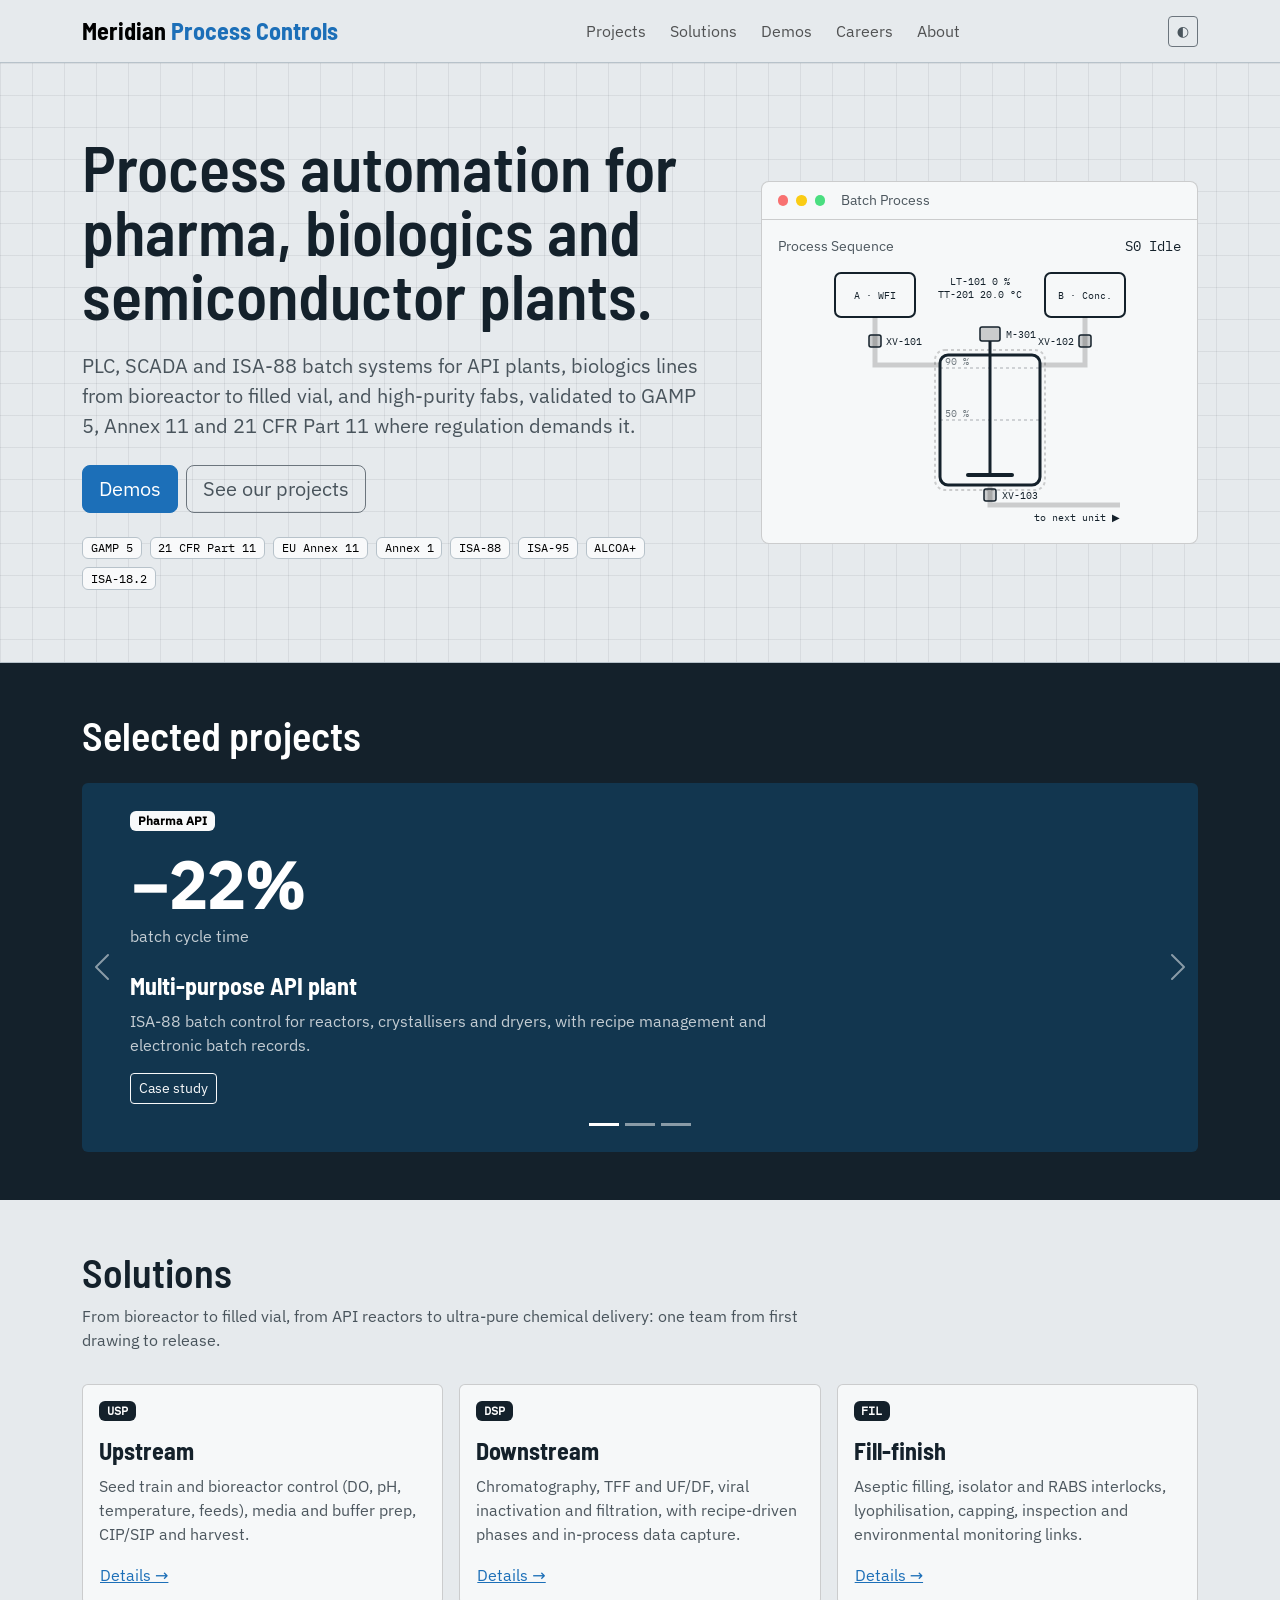
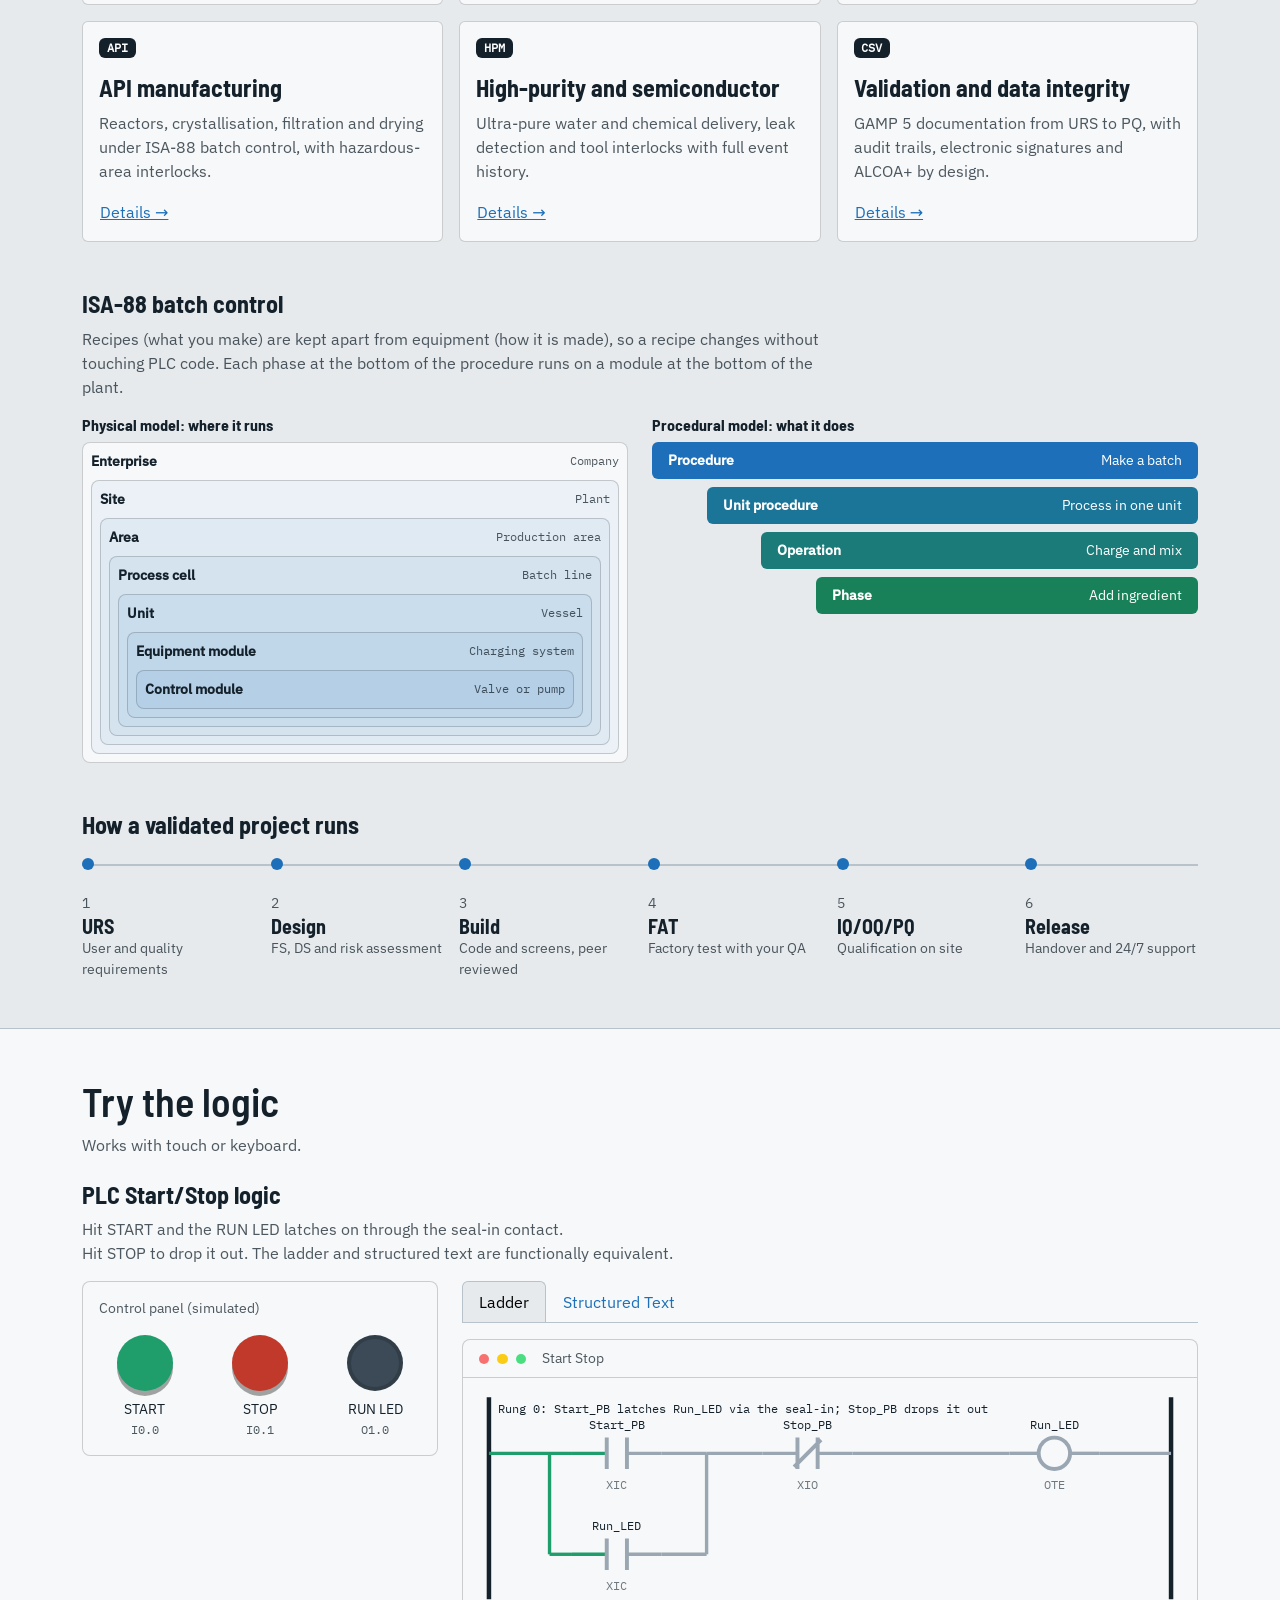
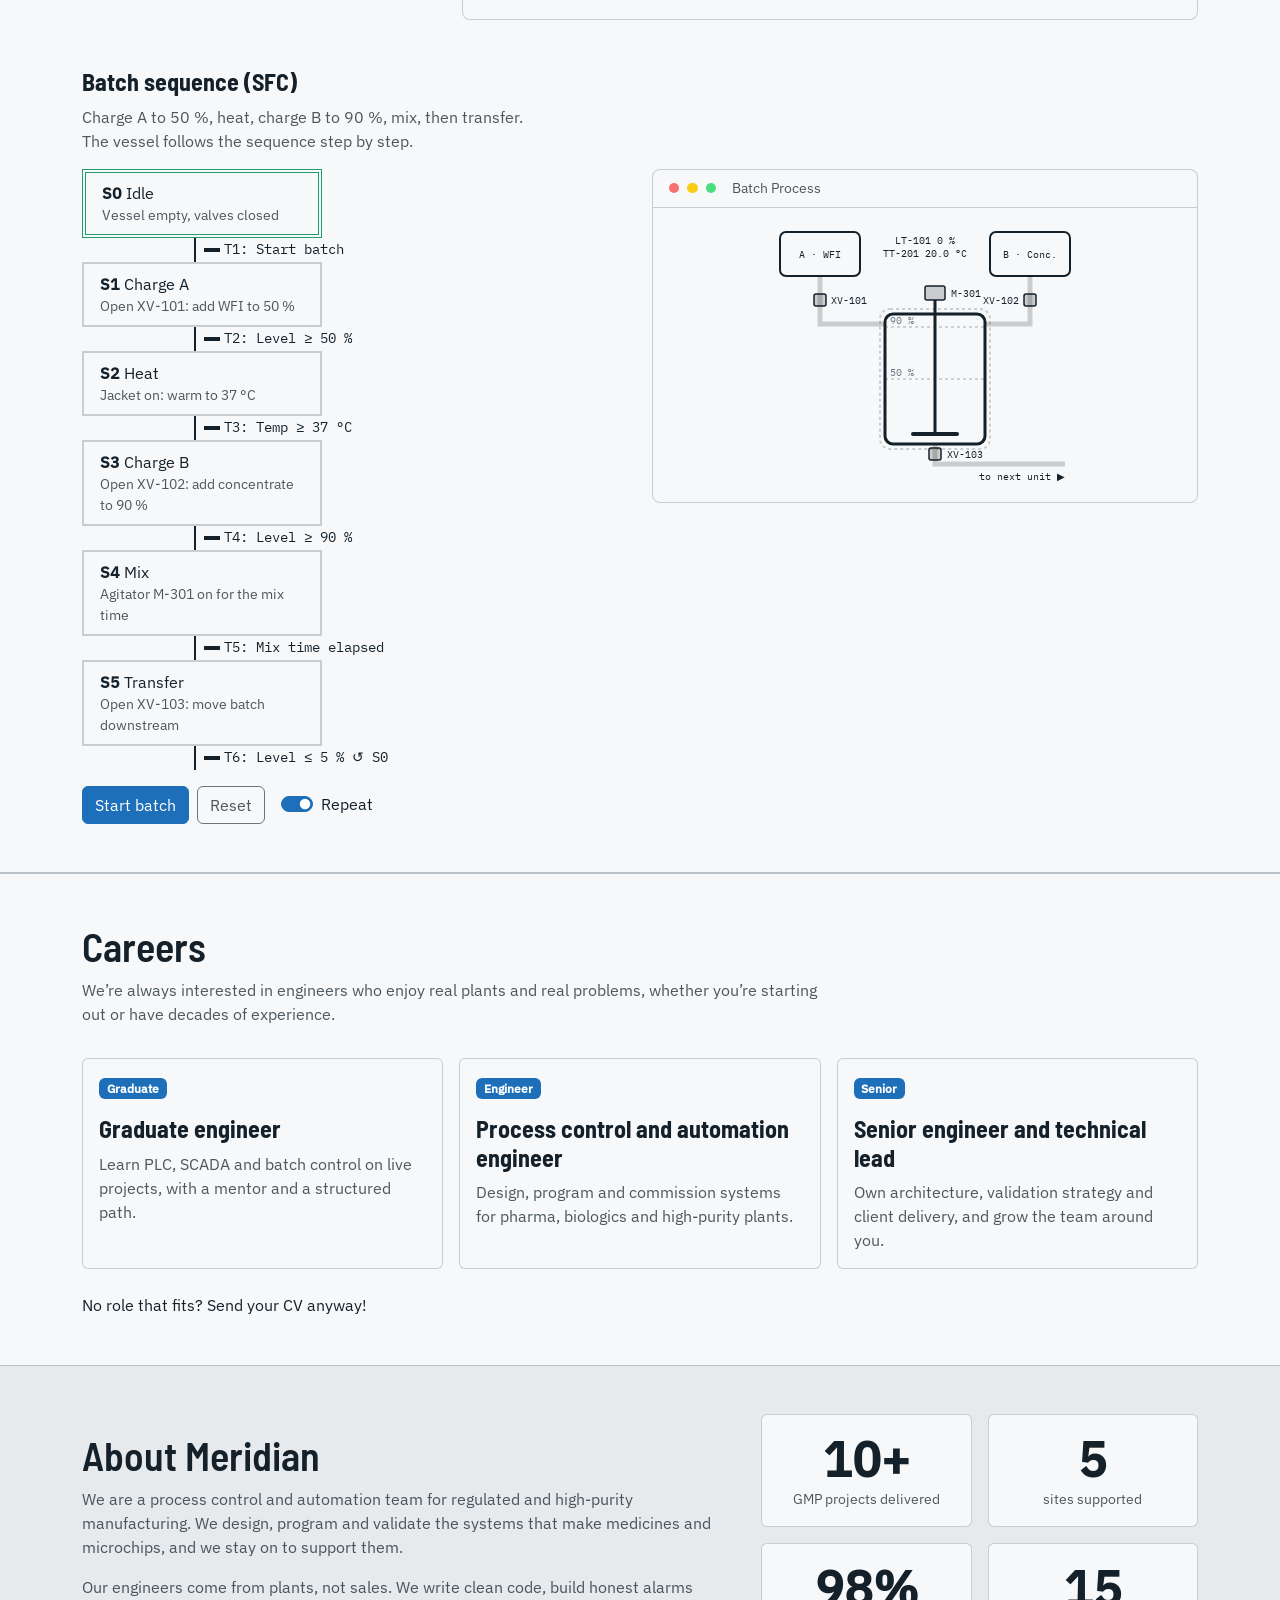
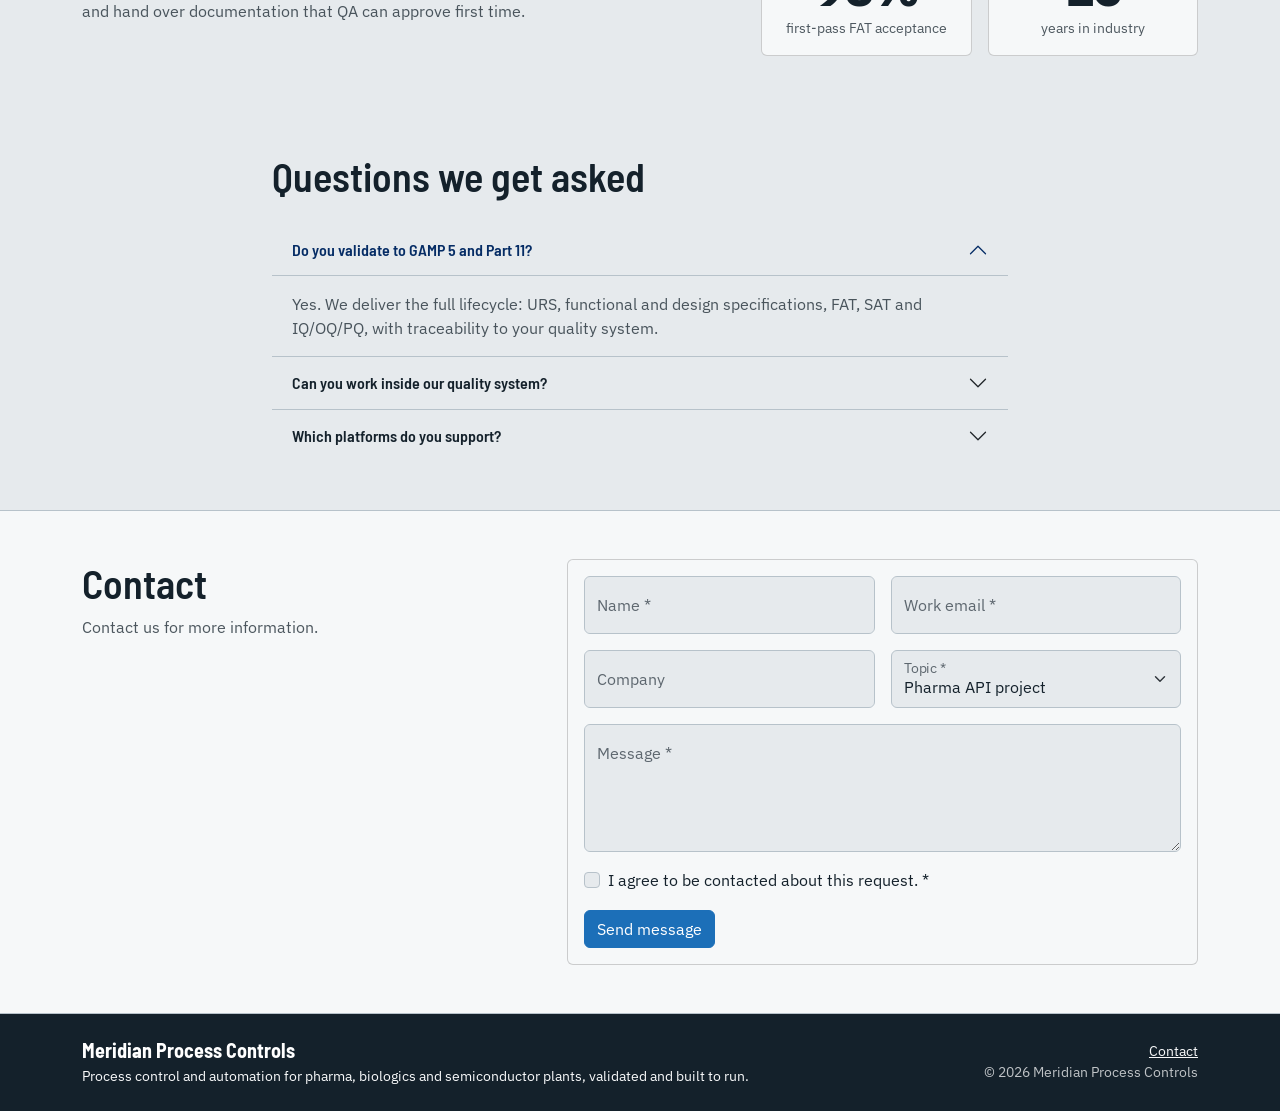
<file: index.html>
<!doctype html>
<html lang="en" data-bs-theme="light">
  <head>
    <meta charset="utf-8" />
    <meta
      http-equiv="Content-Security-Policy"
      content="default-src 'self'; script-src 'self'; style-src 'self' 'unsafe-inline'; img-src 'self' data:; font-src 'self'; connect-src 'self' https://formspree.io; form-action 'self' https://formspree.io; base-uri 'self'; object-src 'none'"
    />
    <meta name="referrer" content="strict-origin-when-cross-origin" />
    <meta name="viewport" content="width=device-width,initial-scale=1" />
    <script src="js/theme-init.js"></script>
    <title>Meridian Process Controls: Automation for Pharma, Biologics and Semiconductor</title>
    <meta
      name="description"
      content="Process control and automation for pharma, biologics and semiconductor plants, validated and built to run."
    />
    <link rel="canonical" href="https://www.example.com/" />
    <link rel="icon" href="favicon.ico" sizes="32x32" />
    <link rel="icon" type="image/svg+xml" href="favicon.svg" />
    <link rel="apple-touch-icon" href="apple-touch-icon.png" />
    <link rel="manifest" href="site.webmanifest" />
    <meta name="theme-color" content="#14212b" />
    <meta property="og:type" content="website" />
    <meta property="og:site_name" content="Meridian Process Controls" />
    <meta
      property="og:title"
      content="Meridian Process Controls: Automation for Pharma, Biologics and Semiconductor"
    />
    <meta
      property="og:description"
      content="Process control and automation for pharma, biologics and semiconductor plants, validated and built to run."
    />
    <meta property="og:url" content="https://www.example.com/" />
    <meta property="og:image" content="https://www.example.com/og.png" />
    <meta property="og:image:width" content="1200" />
    <meta property="og:image:height" content="630" />
    <meta
      property="og:image:alt"
      content="Meridian Process Controls: process automation for pharma, biologics and semiconductor plants"
    />
    <meta name="twitter:card" content="summary_large_image" />
    <script type="application/ld+json">
      {
        "@context": "https://schema.org",
        "@type": "Organization",
        "name": "Meridian Process Controls",
        "url": "https://www.example.com/",
        "email": "hello@meridian.example",
        "telephone": "+353 21 000 0000",
        "description": "Process control and automation for pharma, biologics and semiconductor plants, validated and built to run."
      }
    </script>
    <link rel="stylesheet" href="vendor/bootstrap-5.3.8/bootstrap.min.css" />
    <link rel="stylesheet" href="css/style.css" />
    <link
      rel="preload"
      href="fonts/ibm-plex-sans-latin-400-normal.woff2"
      as="font"
      type="font/woff2"
      crossorigin=""
    />
    <link
      rel="preload"
      href="fonts/barlow-semi-condensed-latin-700-normal.woff2"
      as="font"
      type="font/woff2"
      crossorigin=""
    />
    <!-- Analytics (cookie-free): paste your GoatCounter or Cloudflare snippet here. See README. -->
  </head>
  <body data-bs-spy="scroll" data-bs-target="#main-navigation" data-bs-root-margin="0px 0px -60%">
    <a class="visually-hidden-focusable position-absolute m-2 p-2 bg-body" href="#main-content"
      >Skip to content</a
    >
    <nav
      id="main-navigation"
      aria-label="Main"
      class="navbar navbar-expand-md sticky-top border-bottom bg-body"
    >
      <div class="container">
        <a class="navbar-brand fs-4" href="#"
          >Meridian <span class="text-primary">Process Controls</span></a
        >
        <div class="d-flex align-items-center gap-2 order-md-last">
          <button
            type="button"
            class="btn btn-outline-secondary btn-sm"
            data-theme-toggle=""
            aria-label="Toggle dark mode"
          >
            ◐
          </button>
          <button
            class="navbar-toggler"
            type="button"
            data-bs-toggle="offcanvas"
            data-bs-target="#mobile-menu"
            aria-controls="mobile-menu"
            aria-label="Open menu"
          >
            <span class="navbar-toggler-icon"></span>
          </button>
        </div>
        <div
          class="offcanvas-md offcanvas-end"
          tabindex="-1"
          id="mobile-menu"
          aria-labelledby="mobile-menu-title"
        >
          <div class="offcanvas-header">
            <h5 class="offcanvas-title" id="mobile-menu-title">Menu</h5>
            <button
              type="button"
              class="btn-close"
              data-bs-dismiss="offcanvas"
              data-bs-target="#mobile-menu"
              aria-label="Close"
            ></button>
          </div>
          <div class="offcanvas-body">
            <ul class="navbar-nav ms-md-4 gap-md-2">
              <li class="nav-item"><a class="nav-link" href="#projects">Projects</a></li>
              <li class="nav-item"><a class="nav-link" href="#solutions">Solutions</a></li>
              <li class="nav-item"><a class="nav-link" href="#demos">Demos</a></li>
              <li class="nav-item"><a class="nav-link" href="#careers">Careers</a></li>
              <li class="nav-item"><a class="nav-link" href="#about">About</a></li>
            </ul>
          </div>
        </div>
      </div>
    </nav>
    <main id="main-content">
      <!-- ===== HERO ===== -->
      <header id="hero" class="bg-grid border-bottom py-5">
        <div class="container py-md-4">
          <div class="row align-items-center g-5">
            <div class="col-md-7">
              <h1 class="display-3 lh-1">
                Process automation for pharma, biologics and semiconductor plants.
              </h1>
              <p class="lead mt-4 text-body-secondary">
                PLC, SCADA and ISA-88 batch systems for API plants, biologics lines from bioreactor
                to filled vial, and high-purity fabs, validated to GAMP 5, Annex 11 and 21 CFR Part
                11 where regulation demands it.
              </p>
              <div class="d-flex flex-wrap gap-2 mt-4">
                <a href="#demos" class="btn btn-primary btn-lg">Demos</a>
                <a href="#projects" class="btn btn-outline-secondary btn-lg">See our projects</a>
              </div>
              <div class="d-flex flex-wrap gap-2 mt-4">
                <span
                  class="badge text-bg-light border fw-normal font-monospace cursor-help"
                  tabindex="0"
                  data-bs-toggle="tooltip"
                  title="Risk-based validation of computerised systems"
                  >GAMP 5</span
                >
                <span
                  class="badge text-bg-light border fw-normal font-monospace cursor-help"
                  tabindex="0"
                  data-bs-toggle="tooltip"
                  title="Electronic records and signatures"
                  >21 CFR Part 11</span
                >
                <span
                  class="badge text-bg-light border fw-normal font-monospace cursor-help"
                  tabindex="0"
                  data-bs-toggle="tooltip"
                  title="Computerised systems in GMP"
                  >EU Annex 11</span
                >
                <span
                  class="badge text-bg-light border fw-normal font-monospace cursor-help"
                  tabindex="0"
                  data-bs-toggle="tooltip"
                  title="Sterile manufacturing and contamination control"
                  >Annex 1</span
                >
                <span
                  class="badge text-bg-light border fw-normal font-monospace cursor-help"
                  tabindex="0"
                  data-bs-toggle="tooltip"
                  title="Batch control models and recipes"
                  >ISA-88</span
                >
                <span
                  class="badge text-bg-light border fw-normal font-monospace cursor-help"
                  tabindex="0"
                  data-bs-toggle="tooltip"
                  title="Link to MES and ERP"
                  >ISA-95</span
                >
                <span
                  class="badge text-bg-light border fw-normal font-monospace cursor-help"
                  tabindex="0"
                  data-bs-toggle="tooltip"
                  title="Data integrity principles"
                  >ALCOA+</span
                >
                <span
                  class="badge text-bg-light border fw-normal font-monospace cursor-help"
                  tabindex="0"
                  data-bs-toggle="tooltip"
                  title="Alarm management lifecycle"
                  >ISA-18.2</span
                >
              </div>
            </div>
            <div class="col-md-5">
              <div class="card bg-body-tertiary rounded-3 overflow-hidden">
                <div class="card-header d-flex align-items-center gap-2 bg-transparent">
                  <span class="browser-dot browser-dot--close rounded-circle"></span>
                  <span class="browser-dot browser-dot--minimise rounded-circle"></span>
                  <span class="browser-dot browser-dot--expand rounded-circle"></span>
                  <span class="small text-body-secondary text-truncate ms-2">Batch Process</span>
                </div>
                <div class="card-body">
                  <p class="d-flex justify-content-between small text-body-secondary mb-2">
                    <span>Process Sequence</span>
                    <span class="font-monospace text-body" data-batch-status=""></span>
                  </p>
                  <div data-batch-vessel="">
                    <div class="placeholder-glow" aria-hidden="true">
                      <span class="placeholder col-12 rounded" style="height: 13rem"></span>
                    </div>
                  </div>
                </div>
              </div>
            </div>
          </div>
        </div>
      </header>
      <!-- ===== PROJECTS (carousel) ===== -->
      <section id="projects" class="bg-dark text-white py-5">
        <div class="container">
          <h2 class="display-6 mb-4">Selected projects</h2>
          <div
            id="projects-carousel"
            role="region"
            class="carousel slide carousel-fade rounded overflow-hidden"
            data-bs-ride="carousel"
            aria-label="Selected projects"
          >
            <div class="carousel-indicators">
              <button
                type="button"
                data-bs-target="#projects-carousel"
                data-bs-slide-to="0"
                class="active"
                aria-current="true"
                aria-label="Multi-purpose API plant"
              ></button>
              <button
                type="button"
                data-bs-target="#projects-carousel"
                data-bs-slide-to="1"
                aria-label="Bioreactor and purification suite"
              ></button>
              <button
                type="button"
                data-bs-target="#projects-carousel"
                data-bs-slide-to="2"
                aria-label="Ultra-pure chemical delivery"
              ></button>
            </div>
            <div class="carousel-inner">
              <div class="carousel-item active">
                <div class="project-slide text-white pt-4 pb-5 px-5" style="background: #12364f">
                  <span class="badge text-bg-light mb-3">Pharma API</span>
                  <p class="display-3 fw-bold mb-0">−22%</p>
                  <p class="text-white opacity-75">batch cycle time</p>
                  <h3 class="h4 mt-4">Multi-purpose API plant</h3>
                  <p class="text-white opacity-75 col-md-8">
                    ISA-88 batch control for reactors, crystallisers and dryers, with recipe
                    management and electronic batch records.
                  </p>
                  <button
                    type="button"
                    class="btn btn-outline-light btn-sm"
                    data-bs-toggle="modal"
                    data-bs-target="#detail-modal"
                    data-detail-body="Eight reactors and two dryers share one recipe library. Hazardous-area interlocks, solvent charging and crystallisation profiles run as reusable phases, qualified under GAMP 5 and Part 11."
                  >
                    Case study
                  </button>
                </div>
              </div>
              <div class="carousel-item">
                <div class="project-slide text-white pt-4 pb-5 px-5" style="background: #1b3a34">
                  <span class="badge text-bg-light mb-3">Biologics</span>
                  <p class="display-3 fw-bold mb-0">4 × 2000 L</p>
                  <p class="text-white opacity-75">one control strategy</p>
                  <h3 class="h4 mt-4">Bioreactor and purification suite</h3>
                  <p class="text-white opacity-75 col-md-8">
                    Single-use bioreactors, chromatography and UF/DF on one recipe-driven control
                    system.
                  </p>
                  <button
                    type="button"
                    class="btn btn-outline-light btn-sm"
                    data-bs-toggle="modal"
                    data-bs-target="#detail-modal"
                    data-detail-body="DO, pH and temperature loops, feed recipes, buffer preparation and in-process data capture, with review-by-exception batch records under Part 11."
                  >
                    Case study
                  </button>
                </div>
              </div>
              <div class="carousel-item">
                <div class="project-slide text-white pt-4 pb-5 px-5" style="background: #4a2f1a">
                  <span class="badge text-bg-light mb-3">Semiconductor</span>
                  <p class="display-3 fw-bold mb-0">99.99%</p>
                  <p class="text-white opacity-75">delivery uptime</p>
                  <h3 class="h4 mt-4">Ultra-pure chemical delivery</h3>
                  <p class="text-white opacity-75 col-md-8">
                    Chemical distribution and ultra-pure water control for a wafer fab, with leak
                    detection and tool interlocks.
                  </p>
                  <button
                    type="button"
                    class="btn btn-outline-light btn-sm"
                    data-bs-toggle="modal"
                    data-bs-target="#detail-modal"
                    data-detail-body="Redundant controllers supply process chemicals to tools on demand. Safety interlocks, leak detection and a full event history are built in, with recipe-based purity and flow limits."
                  >
                    Case study
                  </button>
                </div>
              </div>
            </div>
            <button
              class="carousel-control-prev"
              type="button"
              data-bs-target="#projects-carousel"
              data-bs-slide="prev"
            >
              <span class="carousel-control-prev-icon" aria-hidden="true"></span>
              <span class="visually-hidden">Previous</span>
            </button>
            <button
              class="carousel-control-next"
              type="button"
              data-bs-target="#projects-carousel"
              data-bs-slide="next"
            >
              <span class="carousel-control-next-icon" aria-hidden="true"></span>
              <span class="visually-hidden">Next</span>
            </button>
          </div>
        </div>
      </section>
      <!-- ===== SOLUTIONS ===== -->
      <section id="solutions" class="container py-5">
        <h2 class="display-6">Solutions</h2>
        <p class="text-body-secondary col-md-8">
          From bioreactor to filled vial, from API reactors to ultra-pure chemical delivery: one
          team from first drawing to release.
        </p>
        <div class="row row-cols-1 row-cols-md-2 row-cols-lg-3 g-3 mt-1">
          <div class="col">
            <article class="card h-100 bg-body-tertiary">
              <div class="card-body d-flex flex-column">
                <span class="badge text-bg-dark font-monospace align-self-start">USP</span>
                <h3 class="card-title h4 mt-3">Upstream</h3>
                <p class="card-text text-body-secondary">
                  Seed train and bioreactor control (DO, pH, temperature, feeds), media and buffer
                  prep, CIP/SIP and harvest.
                </p>
                <button
                  type="button"
                  class="btn btn-link p-0 mt-auto align-self-start"
                  data-bs-toggle="modal"
                  data-bs-target="#detail-modal"
                >
                  Details →
                </button>
              </div>
            </article>
          </div>
          <div class="col">
            <article class="card h-100 bg-body-tertiary">
              <div class="card-body d-flex flex-column">
                <span class="badge text-bg-dark font-monospace align-self-start">DSP</span>
                <h3 class="card-title h4 mt-3">Downstream</h3>
                <p class="card-text text-body-secondary">
                  Chromatography, TFF and UF/DF, viral inactivation and filtration, with
                  recipe-driven phases and in-process data capture.
                </p>
                <button
                  type="button"
                  class="btn btn-link p-0 mt-auto align-self-start"
                  data-bs-toggle="modal"
                  data-bs-target="#detail-modal"
                >
                  Details →
                </button>
              </div>
            </article>
          </div>
          <div class="col">
            <article class="card h-100 bg-body-tertiary">
              <div class="card-body d-flex flex-column">
                <span class="badge text-bg-dark font-monospace align-self-start">FIL</span>
                <h3 class="card-title h4 mt-3">Fill-finish</h3>
                <p class="card-text text-body-secondary">
                  Aseptic filling, isolator and RABS interlocks, lyophilisation, capping, inspection
                  and environmental monitoring links.
                </p>
                <button
                  type="button"
                  class="btn btn-link p-0 mt-auto align-self-start"
                  data-bs-toggle="modal"
                  data-bs-target="#detail-modal"
                >
                  Details →
                </button>
              </div>
            </article>
          </div>
          <div class="col">
            <article class="card h-100 bg-body-tertiary">
              <div class="card-body d-flex flex-column">
                <span class="badge text-bg-dark font-monospace align-self-start">API</span>
                <h3 class="card-title h4 mt-3">API manufacturing</h3>
                <p class="card-text text-body-secondary">
                  Reactors, crystallisation, filtration and drying under ISA-88 batch control, with
                  hazardous-area interlocks.
                </p>
                <button
                  type="button"
                  class="btn btn-link p-0 mt-auto align-self-start"
                  data-bs-toggle="modal"
                  data-bs-target="#detail-modal"
                >
                  Details →
                </button>
              </div>
            </article>
          </div>
          <div class="col">
            <article class="card h-100 bg-body-tertiary">
              <div class="card-body d-flex flex-column">
                <span class="badge text-bg-dark font-monospace align-self-start">HPM</span>
                <h3 class="card-title h4 mt-3">High-purity and semiconductor</h3>
                <p class="card-text text-body-secondary">
                  Ultra-pure water and chemical delivery, leak detection and tool interlocks with
                  full event history.
                </p>
                <button
                  type="button"
                  class="btn btn-link p-0 mt-auto align-self-start"
                  data-bs-toggle="modal"
                  data-bs-target="#detail-modal"
                >
                  Details →
                </button>
              </div>
            </article>
          </div>
          <div class="col">
            <article class="card h-100 bg-body-tertiary">
              <div class="card-body d-flex flex-column">
                <span class="badge text-bg-dark font-monospace align-self-start">CSV</span>
                <h3 class="card-title h4 mt-3">Validation and data integrity</h3>
                <p class="card-text text-body-secondary">
                  GAMP 5 documentation from URS to PQ, with audit trails, electronic signatures and
                  ALCOA+ by design.
                </p>
                <button
                  type="button"
                  class="btn btn-link p-0 mt-auto align-self-start"
                  data-bs-toggle="modal"
                  data-bs-target="#detail-modal"
                >
                  Details →
                </button>
              </div>
            </article>
          </div>
        </div>
        <div class="mt-5">
          <h3 class="h4">ISA-88 batch control</h3>
          <p class="text-body-secondary col-md-8">
            Recipes (what you make) are kept apart from equipment (how it is made), so a recipe
            changes without touching PLC code. Each phase at the bottom of the procedure runs on a
            module at the bottom of the plant.
          </p>
          <div class="row g-4">
            <div class="col-lg-6">
              <h4 class="h6">Physical model: where it runs</h4>
              <div class="card isa88-box p-2" style="--depth: 0">
                <div class="d-flex flex-wrap justify-content-between gap-2 mb-2 small">
                  <b>Enterprise</b>
                  <span class="small font-monospace text-body-secondary">Company</span>
                </div>
                <div class="card isa88-box p-2" style="--depth: 1">
                  <div class="d-flex flex-wrap justify-content-between gap-2 mb-2 small">
                    <b>Site</b>
                    <span class="small font-monospace text-body-secondary">Plant</span>
                  </div>
                  <div class="card isa88-box p-2" style="--depth: 2">
                    <div class="d-flex flex-wrap justify-content-between gap-2 mb-2 small">
                      <b>Area</b>
                      <span class="small font-monospace text-body-secondary">Production area</span>
                    </div>
                    <div class="card isa88-box p-2" style="--depth: 3">
                      <div class="d-flex flex-wrap justify-content-between gap-2 mb-2 small">
                        <b>Process cell</b>
                        <span class="small font-monospace text-body-secondary">Batch line</span>
                      </div>
                      <div class="card isa88-box p-2" style="--depth: 4">
                        <div class="d-flex flex-wrap justify-content-between gap-2 mb-2 small">
                          <b>Unit</b>
                          <span class="small font-monospace text-body-secondary">Vessel</span>
                        </div>
                        <div class="card isa88-box p-2" style="--depth: 5">
                          <div class="d-flex flex-wrap justify-content-between gap-2 mb-2 small">
                            <b>Equipment module</b>
                            <span class="small font-monospace text-body-secondary"
                              >Charging system</span
                            >
                          </div>
                          <div class="card isa88-box p-2" style="--depth: 6">
                            <div class="d-flex flex-wrap justify-content-between gap-2 small">
                              <b>Control module</b>
                              <span class="small font-monospace text-body-secondary"
                                >Valve or pump</span
                              >
                            </div>
                          </div>
                        </div>
                      </div>
                    </div>
                  </div>
                </div>
              </div>
            </div>
            <div class="col-lg-6">
              <h4 class="h6">Procedural model: what it does</h4>
              <div
                class="isa88-cascade-bar d-flex flex-wrap justify-content-between gap-2 mb-2 px-3 py-2 rounded text-white small"
                style="--depth: 0"
              >
                <b>Procedure</b>
                <span>Make a batch</span>
              </div>
              <div
                class="isa88-cascade-bar d-flex flex-wrap justify-content-between gap-2 mb-2 px-3 py-2 rounded text-white small"
                style="--depth: 1"
              >
                <b>Unit procedure</b>
                <span>Process in one unit</span>
              </div>
              <div
                class="isa88-cascade-bar d-flex flex-wrap justify-content-between gap-2 mb-2 px-3 py-2 rounded text-white small"
                style="--depth: 2"
              >
                <b>Operation</b>
                <span>Charge and mix</span>
              </div>
              <div
                class="isa88-cascade-bar d-flex flex-wrap justify-content-between gap-2 mb-2 px-3 py-2 rounded text-white small"
                style="--depth: 3"
              >
                <b>Phase</b>
                <span>Add ingredient</span>
              </div>
            </div>
          </div>
        </div>
        <div class="mt-5">
          <h3 class="h4">How a validated project runs</h3>
          <ol
            class="project-timeline list-unstyled d-grid gap-4 gap-md-3 ps-4 ps-md-0 pt-md-4 mt-4 mb-0"
          >
            <li class="position-relative">
              <span class="font-monospace small text-body-secondary">1</span>
              <h4 class="h5 mb-0">URS</h4>
              <p class="small text-body-secondary mb-0">User and quality requirements</p>
            </li>
            <li class="position-relative">
              <span class="font-monospace small text-body-secondary">2</span>
              <h4 class="h5 mb-0">Design</h4>
              <p class="small text-body-secondary mb-0">FS, DS and risk assessment</p>
            </li>
            <li class="position-relative">
              <span class="font-monospace small text-body-secondary">3</span>
              <h4 class="h5 mb-0">Build</h4>
              <p class="small text-body-secondary mb-0">Code and screens, peer reviewed</p>
            </li>
            <li class="position-relative">
              <span class="font-monospace small text-body-secondary">4</span>
              <h4 class="h5 mb-0">FAT</h4>
              <p class="small text-body-secondary mb-0">Factory test with your QA</p>
            </li>
            <li class="position-relative">
              <span class="font-monospace small text-body-secondary">5</span>
              <h4 class="h5 mb-0">IQ/OQ/PQ</h4>
              <p class="small text-body-secondary mb-0">Qualification on site</p>
            </li>
            <li class="position-relative">
              <span class="font-monospace small text-body-secondary">6</span>
              <h4 class="h5 mb-0">Release</h4>
              <p class="small text-body-secondary mb-0">Handover and 24/7 support</p>
            </li>
          </ol>
        </div>
      </section>
      <!-- ===== DEMOS ===== -->
      <section id="demos" class="border-top border-bottom bg-body-tertiary py-5">
        <div class="container">
          <h2 class="display-6">Try the logic</h2>
          <p class="text-body-secondary col-md-8">Works with touch or keyboard.</p>
          <noscript
            ><div class="alert alert-warning">
              Enable JavaScript to run the live demos.
            </div></noscript
          >
          <div class="mt-4">
            <h3 class="h4">PLC Start/Stop logic</h3>
            <p class="text-body-secondary col-md-8">
              Hit START and the RUN LED latches on through the seal-in contact.<br />
              Hit STOP to drop it out. The ladder and structured text are functionally equivalent.
            </p>
            <div class="row g-4">
              <div class="col-md-4">
                <div class="card bg-body-tertiary rounded-3">
                  <div
                    class="card-body"
                    data-plc-panel=""
                    role="group"
                    aria-label="Control panel (simulated)"
                    tabindex="0"
                  >
                    <p class="small text-body-secondary mb-3">Control panel (simulated)</p>
                    <div class="d-flex flex-wrap justify-content-around gap-4">
                      <div class="d-flex flex-column align-items-center gap-2 small text-center">
                        <button
                          type="button"
                          class="plc-pushbutton rounded-circle border-0 bg-success user-select-none"
                          data-plc-button="start"
                          aria-label="START pushbutton, hold to press"
                        ></button>
                        <span
                          >START
                          <small class="d-block font-monospace text-body-secondary"
                            >I0.0</small
                          ></span
                        >
                      </div>
                      <div class="d-flex flex-column align-items-center gap-2 small text-center">
                        <button
                          type="button"
                          class="plc-pushbutton rounded-circle border-0 bg-danger user-select-none"
                          data-plc-button="stop"
                          aria-label="STOP pushbutton, hold to press"
                        ></button>
                        <span
                          >STOP
                          <small class="d-block font-monospace text-body-secondary"
                            >I0.1</small
                          ></span
                        >
                      </div>
                      <div class="d-flex flex-column align-items-center gap-2 small text-center">
                        <span
                          class="plc-led rounded-circle"
                          data-plc-led=""
                          role="img"
                          aria-label="RUN LED"
                        ></span>
                        <span
                          >RUN LED
                          <small class="d-block font-monospace text-body-secondary"
                            >O1.0</small
                          ></span
                        >
                      </div>
                    </div>
                  </div>
                </div>
              </div>
              <div class="col-md-8">
                <ul
                  class="nav nav-tabs flex-nowrap overflow-x-auto overflow-y-hidden"
                  role="tablist"
                >
                  <li class="nav-item" role="presentation">
                    <button
                      type="button"
                      class="nav-link text-nowrap active"
                      data-bs-toggle="tab"
                      data-bs-target="#plc-view-ladder"
                      role="tab"
                    >
                      Ladder
                    </button>
                  </li>
                  <li class="nav-item" role="presentation">
                    <button
                      type="button"
                      class="nav-link text-nowrap"
                      data-bs-toggle="tab"
                      data-bs-target="#plc-view-structured-text"
                      role="tab"
                    >
                      Structured Text
                    </button>
                  </li>
                </ul>
                <div class="tab-content mt-3">
                  <div class="tab-pane fade show active" id="plc-view-ladder" role="tabpanel">
                    <div class="card bg-body-tertiary rounded-3 overflow-hidden">
                      <div class="card-header d-flex align-items-center gap-2 bg-transparent">
                        <span class="browser-dot browser-dot--close rounded-circle"></span>
                        <span class="browser-dot browser-dot--minimise rounded-circle"></span>
                        <span class="browser-dot browser-dot--expand rounded-circle"></span>
                        <span class="small text-body-secondary text-truncate ms-2">Start Stop</span>
                      </div>
                      <div
                        class="card-body overflow-auto p-2"
                        tabindex="0"
                        role="region"
                        aria-label="Ladder diagram"
                      >
                        <div data-ladder-diagram=""></div>
                      </div>
                    </div>
                  </div>
                  <div class="tab-pane fade" id="plc-view-structured-text" role="tabpanel">
                    <pre
                      class="bg-dark text-body rounded-3 py-2 mb-0"
                      data-bs-theme="dark"
                      data-structured-text=""
                      tabindex="0"
                      role="region"
                      aria-label="Structured text program"
                    ></pre>
                  </div>
                </div>
              </div>
            </div>
          </div>
          <div class="mt-5">
            <h3 class="h4">Batch sequence (SFC)</h3>
            <p class="text-body-secondary col-md-8">
              Charge A to 50 %, heat, charge B to 90 %, mix, then transfer.<br />
              The vessel follows the sequence step by step.
            </p>
            <div class="row g-4">
              <div class="col-sm-6">
                <div data-sequence-chart=""></div>
                <div class="d-flex flex-wrap align-items-center gap-2 mt-3">
                  <button type="button" class="btn btn-primary" data-batch-start="">
                    Start batch
                  </button>
                  <button type="button" class="btn btn-outline-secondary" data-batch-reset="">
                    Reset
                  </button>
                  <div class="form-check form-switch ms-2">
                    <input
                      class="form-check-input"
                      type="checkbox"
                      id="batch-repeat"
                      data-batch-repeat=""
                      checked=""
                    />
                    <label class="form-check-label" for="batch-repeat">Repeat</label>
                  </div>
                </div>
              </div>
              <div class="col-sm-6">
                <div class="card bg-body-tertiary rounded-3 overflow-hidden">
                  <div class="card-header d-flex align-items-center gap-2 bg-transparent">
                    <span class="browser-dot browser-dot--close rounded-circle"></span>
                    <span class="browser-dot browser-dot--minimise rounded-circle"></span>
                    <span class="browser-dot browser-dot--expand rounded-circle"></span>
                    <span class="small text-body-secondary text-truncate ms-2">Batch Process</span>
                  </div>
                  <div class="card-body">
                    <div data-batch-vessel="">
                      <div class="placeholder-glow" aria-hidden="true">
                        <span class="placeholder col-12 rounded" style="height: 13rem"></span>
                      </div>
                    </div>
                  </div>
                </div>
              </div>
            </div>
          </div>
        </div>
      </section>
      <!-- ===== CAREERS ===== -->
      <section id="careers" class="border-top border-bottom bg-body-tertiary py-5">
        <div class="container">
          <h2 class="display-6">Careers</h2>
          <p class="text-body-secondary col-md-8">
            We’re always interested in engineers who enjoy real plants and real problems, whether
            you’re starting out or have decades of experience.
          </p>
          <div class="row row-cols-1 row-cols-md-3 g-3 mt-1">
            <div class="col">
              <article class="card h-100 bg-body-tertiary">
                <div class="card-body">
                  <span class="badge text-bg-primary">Graduate</span>
                  <h3 class="card-title h4 mt-3">Graduate engineer</h3>
                  <p class="card-text text-body-secondary">
                    Learn PLC, SCADA and batch control on live projects, with a mentor and a
                    structured path.
                  </p>
                </div>
              </article>
            </div>
            <div class="col">
              <article class="card h-100 bg-body-tertiary">
                <div class="card-body">
                  <span class="badge text-bg-primary">Engineer</span>
                  <h3 class="card-title h4 mt-3">Process control and automation engineer</h3>
                  <p class="card-text text-body-secondary">
                    Design, program and commission systems for pharma, biologics and high-purity
                    plants.
                  </p>
                </div>
              </article>
            </div>
            <div class="col">
              <article class="card h-100 bg-body-tertiary">
                <div class="card-body">
                  <span class="badge text-bg-primary">Senior</span>
                  <h3 class="card-title h4 mt-3">Senior engineer and technical lead</h3>
                  <p class="card-text text-body-secondary">
                    Own architecture, validation strategy and client delivery, and grow the team
                    around you.
                  </p>
                </div>
              </article>
            </div>
          </div>
          <p class="mt-4 mb-0">No role that fits? Send your CV anyway!</p>
        </div>
      </section>
      <!-- ===== ABOUT ===== -->
      <section id="about" class="container py-5">
        <div class="row g-5 align-items-center">
          <div class="col-md-7">
            <h2 class="display-6">About Meridian</h2>
            <p class="text-body-secondary">
              We are a process control and automation team for regulated and high-purity
              manufacturing. We design, program and validate the systems that make medicines and
              microchips, and we stay on to support them.
            </p>
            <p class="text-body-secondary">
              Our engineers come from plants, not sales. We write clean code, build honest alarms
              and hand over documentation that QA can approve first time.
            </p>
          </div>
          <div class="col-md-5">
            <div class="row row-cols-2 g-3 text-center">
              <div class="col">
                <div class="card h-100 bg-body-tertiary">
                  <div class="card-body">
                    <div class="display-5 fw-bold">10+</div>
                    <div class="small text-body-secondary">GMP projects delivered</div>
                  </div>
                </div>
              </div>
              <div class="col">
                <div class="card h-100 bg-body-tertiary">
                  <div class="card-body">
                    <div class="display-5 fw-bold">5</div>
                    <div class="small text-body-secondary">sites supported</div>
                  </div>
                </div>
              </div>
              <div class="col">
                <div class="card h-100 bg-body-tertiary">
                  <div class="card-body">
                    <div class="display-5 fw-bold">98%</div>
                    <div class="small text-body-secondary">first-pass FAT acceptance</div>
                  </div>
                </div>
              </div>
              <div class="col">
                <div class="card h-100 bg-body-tertiary">
                  <div class="card-body">
                    <div class="display-5 fw-bold">15</div>
                    <div class="small text-body-secondary">years in industry</div>
                  </div>
                </div>
              </div>
            </div>
          </div>
        </div>
      </section>
      <!-- ===== FAQ ===== -->
      <section id="faq" class="container py-5">
        <div class="row justify-content-center">
          <div class="col-lg-10 col-xl-8 col-xxl-7">
            <h2 class="display-6 mb-4">Questions we get asked</h2>
            <div class="accordion accordion-flush" id="faq-accordion">
              <div class="accordion-item">
                <h3 class="accordion-header">
                  <button
                    type="button"
                    class="accordion-button"
                    data-bs-toggle="collapse"
                    data-bs-target="#faq-answer-0"
                    aria-expanded="true"
                    aria-controls="faq-answer-0"
                  >
                    Do you validate to GAMP 5 and Part 11?
                  </button>
                </h3>
                <div
                  id="faq-answer-0"
                  class="accordion-collapse collapse show"
                  data-bs-parent="#faq-accordion"
                >
                  <div class="accordion-body text-body-secondary">
                    Yes. We deliver the full lifecycle: URS, functional and design specifications,
                    FAT, SAT and IQ/OQ/PQ, with traceability to your quality system.
                  </div>
                </div>
              </div>
              <div class="accordion-item">
                <h3 class="accordion-header">
                  <button
                    type="button"
                    class="accordion-button collapsed"
                    data-bs-toggle="collapse"
                    data-bs-target="#faq-answer-1"
                    aria-expanded="false"
                    aria-controls="faq-answer-1"
                  >
                    Can you work inside our quality system?
                  </button>
                </h3>
                <div
                  id="faq-answer-1"
                  class="accordion-collapse collapse"
                  data-bs-parent="#faq-accordion"
                >
                  <div class="accordion-body text-body-secondary">
                    Yes. We follow your SOPs and templates, or supply ours, and support change
                    control, deviations and CAPA.
                  </div>
                </div>
              </div>
              <div class="accordion-item">
                <h3 class="accordion-header">
                  <button
                    type="button"
                    class="accordion-button collapsed"
                    data-bs-toggle="collapse"
                    data-bs-target="#faq-answer-2"
                    aria-expanded="false"
                    aria-controls="faq-answer-2"
                  >
                    Which platforms do you support?
                  </button>
                </h3>
                <div
                  id="faq-answer-2"
                  class="accordion-collapse collapse"
                  data-bs-parent="#faq-accordion"
                >
                  <div class="accordion-body text-body-secondary">
                    <ul class="list-unstyled mb-2">
                      <li class="mb-1">
                        <strong class="text-body">SCADA/HMI:</strong> FactoryTalk View, CIMPLICITY,
                        Ignition, iFIX, WinCC and AVEVA System Platform.
                      </li>
                      <li class="mb-1">
                        <strong class="text-body">Batch:</strong> FactoryTalk Batch, AVEVA Batch,
                        SIMATIC BATCH and Proficy Batch.
                      </li>
                      <li>
                        <strong class="text-body">Control:</strong> Emerson DeltaV, Siemens PCS 7
                        and Rockwell PlantPAx.
                      </li>
                    </ul>
                    <p class="mb-0">With integration to MES, LIMS and historians.</p>
                  </div>
                </div>
              </div>
            </div>
          </div>
        </div>
      </section>
      <!-- ===== CONTACT ===== -->
      <section id="contact" class="border-top border-bottom bg-body-tertiary py-5">
        <div class="container">
          <div class="row g-5">
            <div class="col-lg-5">
              <h2 class="display-6">Contact</h2>
              <p class="text-body-secondary">Contact us for more information.</p>
            </div>
            <div class="col-lg-7">
              <form
                id="contact-form"
                class="card card-body bg-body-tertiary"
                action="https://formspree.io/f/YOUR_FORM_ID"
                method="post"
                novalidate=""
              >
                <div class="row g-3">
                  <div class="col-sm-6">
                    <div class="form-floating">
                      <input
                        type="text"
                        class="form-control"
                        id="contact-name"
                        name="name"
                        placeholder="Name"
                        autocomplete="name"
                        required=""
                      />
                      <label for="contact-name">Name *</label>
                      <div class="invalid-feedback">Please enter your name.</div>
                    </div>
                  </div>
                  <div class="col-sm-6">
                    <div class="form-floating">
                      <input
                        class="form-control"
                        id="contact-email"
                        name="email"
                        type="email"
                        placeholder="Email"
                        autocomplete="email"
                        required=""
                      />
                      <label for="contact-email">Work email *</label>
                      <div class="invalid-feedback">Please enter a valid email.</div>
                    </div>
                  </div>
                  <div class="col-sm-6">
                    <div class="form-floating">
                      <input
                        type="text"
                        class="form-control"
                        id="contact-company"
                        name="company"
                        placeholder="Company"
                        autocomplete="organization"
                      />
                      <label for="contact-company">Company</label>
                    </div>
                  </div>
                  <div class="col-sm-6">
                    <div class="form-floating">
                      <select class="form-select" id="contact-topic" name="topic" required="">
                        <option value="api">Pharma API project</option>
                        <option value="biologics">Biologics project</option>
                        <option value="semiconductor">Semiconductor project</option>
                        <option value="validation">Validation or data integrity</option>
                        <option value="support">Validated support</option>
                        <option value="contract">A contract or NDA</option>
                      </select>
                      <label for="contact-topic">Topic *</label>
                    </div>
                  </div>
                  <div id="contract-fields" class="col-12 d-none">
                    <div class="row g-3">
                      <div class="col-sm-6">
                        <div class="form-floating">
                          <input
                            type="text"
                            class="form-control"
                            id="contract-legal-entity"
                            name="legal_entity"
                            placeholder="Legal entity"
                            data-contract-required=""
                          />
                          <label for="contract-legal-entity">Legal entity name *</label>
                          <div class="invalid-feedback">Needed to prepare the contract.</div>
                        </div>
                      </div>
                      <div class="col-sm-6">
                        <div class="form-floating">
                          <input
                            class="form-control"
                            id="contract-start-date"
                            name="start_date"
                            type="date"
                          />
                          <label for="contract-start-date">Preferred start date</label>
                        </div>
                      </div>
                    </div>
                  </div>
                  <div class="col-12">
                    <div class="form-floating">
                      <textarea
                        class="form-control"
                        id="contact-message"
                        name="message"
                        placeholder="Message"
                        style="height: 8rem"
                        required=""
                      ></textarea>
                      <label for="contact-message">Message *</label>
                      <div class="invalid-feedback">Please tell us a little about the project.</div>
                    </div>
                  </div>
                  <input
                    type="text"
                    name="_gotcha"
                    tabindex="-1"
                    autocomplete="off"
                    class="d-none"
                    aria-hidden="true"
                  />
                  <div class="col-12">
                    <div class="form-check">
                      <input
                        type="checkbox"
                        id="contact-consent"
                        name="consent"
                        class="form-check-input"
                        required=""
                      />
                      <label for="contact-consent" class="form-check-label"
                        >I agree to be contacted about this request. *</label
                      >
                      <div class="invalid-feedback">Please tick to continue.</div>
                    </div>
                  </div>
                  <div class="col-12 d-flex flex-wrap align-items-center gap-3">
                    <button type="submit" class="btn btn-primary">
                      <span
                        id="contact-spinner"
                        class="spinner-border spinner-border-sm d-none me-2"
                        aria-hidden="true"
                      ></span
                      >Send message
                    </button>
                    <p id="contact-form-status" class="mb-0" role="status" aria-live="polite"></p>
                  </div>
                </div>
              </form>
            </div>
          </div>
        </div>
      </section>
      <div class="toast-container position-fixed bottom-0 end-0 p-3">
        <div
          id="contact-sent-toast"
          class="toast bg-success text-black"
          role="status"
          aria-live="polite"
          aria-atomic="true"
        >
          <div class="d-flex">
            <div class="toast-body">
              Message sent. An engineer will reply within one working day.
            </div>
            <button
              type="button"
              class="btn-close btn-close-white me-2 m-auto"
              data-bs-dismiss="toast"
              aria-label="Close"
            ></button>
          </div>
        </div>
      </div>
    </main>
    <footer class="bg-dark text-light small">
      <div class="container py-4 d-flex flex-wrap justify-content-between align-items-center gap-3">
        <div>
          <p class="h5 text-white mb-1">Meridian Process Controls</p>
          <p class="mb-0">
            Process control and automation for pharma, biologics and semiconductor plants, validated
            and built to run.
          </p>
        </div>
        <div class="text-md-end">
          <a class="link-light d-block" href="#contact">Contact</a>
          <span class="opacity-75">© <span data-year="">2026</span> Meridian Process Controls</span>
        </div>
      </div>
      <a
        href="#"
        class="btn btn-primary position-fixed bottom-0 start-0 m-3 d-none"
        data-back-to-top=""
        aria-label="Back to top"
        >↑</a
      >
    </footer>
    <div
      class="modal fade"
      id="detail-modal"
      tabindex="-1"
      aria-labelledby="detail-modal-title"
      aria-hidden="true"
    >
      <div class="modal-dialog modal-dialog-centered">
        <div class="modal-content">
          <div class="modal-header">
            <h2 class="modal-title h4" id="detail-modal-title"></h2>
            <button
              type="button"
              class="btn-close"
              data-bs-dismiss="modal"
              aria-label="Close"
            ></button>
          </div>
          <div class="modal-body" id="detail-modal-body"></div>
          <div class="modal-footer">
            <button type="button" class="btn btn-outline-secondary" data-bs-dismiss="modal">
              Close
            </button>
          </div>
        </div>
      </div>
    </div>
    <script src="vendor/bootstrap-5.3.8/bootstrap.bundle.min.js"></script>
    <script src="js/site.js"></script>
    <script src="js/contact-form.js"></script>
    <script src="js/plc-demo.js"></script>
    <script src="js/batch-demo.js"></script>
  </body>
</html>
</file>
<file: css/style.css>
/* Bootstrap 5.3 (in vendor/) does the heavy lifting: layout, spacing, colour, type, cards, forms,
   progress bars and so on all come from its classes in index.html. This file holds only what
   Bootstrap has no class for:
     1. Fonts            2. Brand theme (Bootstrap's own variables)   3. Page basics
     4. Components       (browser frame dots, slides, ISA-88, timeline, PLC and batch demos) */

/* ======================================================================
   1. FONTS (self-hosted)
   ====================================================================== */

@font-face {
  font-family: 'Barlow Semi Condensed';
  font-style: normal;
  font-display: swap;
  font-weight: 600;
  src: url('../fonts/barlow-semi-condensed-latin-600-normal.woff2') format('woff2');
}
@font-face {
  font-family: 'Barlow Semi Condensed';
  font-style: normal;
  font-display: swap;
  font-weight: 700;
  src: url('../fonts/barlow-semi-condensed-latin-700-normal.woff2') format('woff2');
}
@font-face {
  font-family: 'IBM Plex Sans';
  font-style: normal;
  font-display: swap;
  font-weight: 400;
  src: url('../fonts/ibm-plex-sans-latin-400-normal.woff2') format('woff2');
}
@font-face {
  font-family: 'IBM Plex Sans';
  font-style: normal;
  font-display: swap;
  font-weight: 500;
  src: url('../fonts/ibm-plex-sans-latin-500-normal.woff2') format('woff2');
}
@font-face {
  font-family: 'IBM Plex Mono';
  font-style: normal;
  font-display: swap;
  font-weight: 400;
  src: url('../fonts/ibm-plex-mono-latin-400-normal.woff2') format('woff2');
}

/* ======================================================================
   2. BRAND THEME: change colours and fonts here
   ====================================================================== */

:root,
[data-bs-theme='light'] {
  --bs-primary: #1c6fb8;
  --bs-success: #1f9d6b;
  --bs-info: #1c8fb8;
  --bs-warning: #d98a00;
  --bs-danger: #c0392b;
  --bs-dark: #14212b;
  --bs-primary-rgb: 28, 111, 184;
  --bs-success-rgb: 31, 157, 107;
  --bs-info-rgb: 28, 143, 184;
  --bs-warning-rgb: 217, 138, 0;
  --bs-danger-rgb: 192, 57, 43;
  --bs-dark-rgb: 20, 33, 43;
  --bs-font-sans-serif: 'IBM Plex Sans', system-ui, -apple-system, 'Segoe UI', sans-serif;
  --bs-font-monospace: 'IBM Plex Mono', ui-monospace, SFMono-Regular, Menlo, monospace;
  --bs-body-color: #14212b;
  --bs-body-color-rgb: 20, 33, 43;
  --bs-body-bg: #e6eaed;
  --bs-body-bg-rgb: 230, 234, 237;
  --bs-secondary-color: rgba(20, 33, 43, 0.75);
  --bs-secondary-color-rgb: 20, 33, 43;
  --bs-tertiary-color: rgba(20, 33, 43, 0.5);
  --bs-tertiary-color-rgb: 20, 33, 43;
  --bs-tertiary-bg: #f6f8f9;
  --bs-tertiary-bg-rgb: 246, 248, 249;
  --bs-link-color: #1c6fb8;
  --bs-link-color-rgb: 28, 111, 184;
  --bs-link-hover-color: #165993;
  --bs-link-hover-color-rgb: 22, 89, 147;
  --bs-highlight-color: #14212b;
  --bs-highlight-bg: #fff316;
  --bs-border-color: #b7c2ca;
  --bs-focus-ring-color: rgba(28, 111, 184, 0.25);
  --bs-form-valid-color: #1f9d6b;
  --bs-form-valid-border-color: #1f9d6b;
  --bs-form-invalid-color: #c0392b;
  --bs-form-invalid-border-color: #c0392b;
}

[data-bs-theme='dark'] {
  --bs-body-color: #e6eaed;
  --bs-body-color-rgb: 230, 234, 237;
  --bs-body-bg: #0e1820;
  --bs-body-bg-rgb: 14, 24, 32;
  --bs-secondary-color: rgba(230, 234, 237, 0.75);
  --bs-secondary-color-rgb: 230, 234, 237;
  --bs-tertiary-color: rgba(230, 234, 237, 0.5);
  --bs-tertiary-color-rgb: 230, 234, 237;
  --bs-tertiary-bg: #14212b;
  --bs-tertiary-bg-rgb: 20, 33, 43;
  --bs-link-color: #77a9d4;
  --bs-link-hover-color: #92badd;
  --bs-link-color-rgb: 119, 169, 212;
  --bs-link-hover-color-rgb: 146, 186, 221;
  --bs-code-color: #1885b5;
  --bs-highlight-color: #e6eaed;
  --bs-highlight-bg: #660803;
  --bs-border-color: #2b3d4d;
  --bs-form-valid-color: #75b798;
  --bs-form-valid-border-color: #75b798;
  --bs-form-invalid-color: #ea868f;
  --bs-form-invalid-border-color: #ea868f;
}

/* Headings and the brand name use the condensed display face */
h6,
.h6,
h5,
.h5,
h4,
.h4,
h3,
.h3,
h2,
.h2,
h1,
.h1,
.navbar-brand {
  font-family: 'Barlow Semi Condensed', 'Arial Narrow', sans-serif;
  font-weight: 700;
}

/* Bootstrap's compiled CSS hard-codes its default blue for focus rings, checked boxes and the
   primary button, so those are restated here in the brand blue. */
.form-control:focus,
.form-select:focus,
.form-check-input:focus {
  border-color: #8db7db;
  box-shadow: 0 0 0 var(--bs-focus-ring-width) var(--bs-focus-ring-color);
}

.form-check-input:checked {
  background-color: var(--bs-primary);
  border-color: var(--bs-primary);
}

.btn-primary {
  --bs-btn-bg: #1c6fb8;
  --bs-btn-border-color: #1c6fb8;
  --bs-btn-hover-bg: #185e9c;
  --bs-btn-hover-border-color: #165993;
  --bs-btn-focus-shadow-rgb: 62, 133, 195;
  --bs-btn-active-bg: #165993;
  --bs-btn-active-border-color: #15538a;
  --bs-btn-disabled-bg: #1c6fb8;
  --bs-btn-disabled-border-color: #1c6fb8;
}

.btn-link {
  --bs-btn-focus-shadow-rgb: 62, 133, 195;
}

/* Bootstrap's grey outline button uses a fixed grey that is too faint on both themes */
.btn-outline-secondary {
  --bs-btn-color: var(--bs-secondary-color);
}

.nav-link:focus-visible {
  box-shadow: 0 0 0 var(--bs-focus-ring-width) var(--bs-focus-ring-color);
}

/* FAQ: no blue tint on the open item, and the brand focus ring */
.accordion {
  --bs-accordion-bg: transparent;
  --bs-accordion-active-bg: transparent;
  --bs-accordion-btn-focus-box-shadow: 0 0 0 var(--bs-focus-ring-width) var(--bs-focus-ring-color);
}

.btn-close {
  --bs-btn-close-focus-shadow: 0 0 0 var(--bs-focus-ring-width) var(--bs-focus-ring-color);
}

/* ======================================================================
   3. PAGE BASICS
   ====================================================================== */

/* Keeps anchor targets clear of the sticky navbar. (Smooth scrolling, including the
   reduced-motion opt-out, already comes from Bootstrap.) */
html {
  scroll-padding-top: 5rem;
}

/* Faint engineering-drawing grid behind the hero */
.bg-grid {
  background-image:
    linear-gradient(color-mix(in srgb, currentColor 7%, transparent) 1px, transparent 1px),
    linear-gradient(90deg, color-mix(in srgb, currentColor 7%, transparent) 1px, transparent 1px);
  background-size: 32px 32px;
}

.cursor-help {
  cursor: help;
}

/* The "Skip to content" link has to sit above the sticky navbar (z-index 1020) when focused */
.visually-hidden-focusable {
  z-index: 1030;
}

/* ======================================================================
   4. COMPONENTS
   ====================================================================== */

/* ---- Browser-window frame: a Bootstrap card, plus the three traffic-light dots ---- */

.browser-dot {
  width: 0.65rem;
  height: 0.65rem;
}

.browser-dot--close {
  background: #f87171;
}

.browser-dot--minimise {
  background: #facc15;
}

.browser-dot--expand {
  background: #4ade80;
}

/* ---- Projects carousel: each slide has its own colour, set inline in index.html ---- */

.project-slide {
  min-height: 20rem;
}

/*
 * Bootstrap makes each side arrow 15% of the slide wide, full height, and above the slide, so it
 * swallowed clicks on the "Case study" button and sat on top of the text. Keep the arrows to a slim
 * strip; the slides pad their content past it (px-5 in index.html, 3rem vs 2.5rem here).
 */
#projects-carousel .carousel-control-prev,
#projects-carousel .carousel-control-next {
  width: 2.5rem;
}

/* ---- ISA-88 diagrams: depth (set inline as --depth) drives the colour ramp ---- */

.isa88-box {
  --depth: 0;
  --bs-card-bg: color-mix(
    in srgb,
    var(--bs-primary) calc(var(--depth) * 5%),
    var(--bs-tertiary-bg)
  );
  --bs-card-border-radius: var(--bs-border-radius-lg);
}

.isa88-cascade-bar {
  --depth: 0;
  /* success darkened a little so white text keeps 4.5:1 on the greener bars */
  --cascade-end: color-mix(in srgb, var(--bs-success), black 18%);
  margin-left: calc(var(--depth) * 10%);
  background: color-mix(
    in srgb,
    var(--bs-primary) calc(100% - var(--depth) * 33%),
    var(--cascade-end)
  );
}

/* ---- Validation timeline: a vertical rail on phones, a horizontal one from md up ---- */

.project-timeline {
  border-left: 2px solid var(--bs-border-color);
}

.project-timeline li::before {
  content: '';
  position: absolute;
  top: 0.35rem;
  left: -1.95rem;
  width: 0.75rem;
  height: 0.75rem;
  border-radius: 50%;
  background: var(--bs-primary);
}

@media (min-width: 768px) {
  .project-timeline {
    grid-template-columns: repeat(6, 1fr);
    border-top: 2px solid var(--bs-border-color);
    border-left: 0;
  }

  .project-timeline li::before {
    top: -1.95rem;
    left: 0;
  }
}

/* ---- PLC demo ---- */

.ladder-svg {
  min-width: 560px;
}

.plc-pushbutton {
  width: 3.5rem;
  height: 3.5rem;
  box-shadow: 0 5px 0 rgb(0 0 0 / 35%);
  touch-action: none;
}

.plc-pushbutton.is-pressed {
  transform: translateY(4px);
  box-shadow: 0 1px 0 rgb(0 0 0 / 35%);
}

.plc-led {
  width: 3.5rem;
  height: 3.5rem;
  border: 4px solid var(--bs-border-color-translucent);
  background: #3b4a56;
  transition: background 0.1s;
}

.plc-led.is-lit {
  background: #4ade80;
  box-shadow: 0 0 16px 5px #4ade80aa;
}

.structured-text__number {
  width: 1.5rem;
}

/* ---- Batch demo: the vessel drawing ---- */

.vessel-scene {
  max-width: 20rem;
}

.vessel-pipe {
  fill: none;
  stroke: var(--bs-border-color-translucent);
  stroke-width: 5;
}

.vessel-flow {
  fill: none;
  opacity: 0;
  stroke: var(--bs-primary);
  stroke-width: 3;
  stroke-dasharray: 6 8;
  animation: vessel-flow 0.5s linear infinite;
}

.vessel-flow.is-active {
  opacity: 1;
}

.vessel-valve {
  fill: var(--bs-border-color-translucent);
  stroke: currentColor;
  stroke-width: 1.5;
}

.vessel-valve.is-active {
  fill: var(--bs-success);
}

.vessel-jacket {
  fill: none;
  stroke: var(--bs-border-color-translucent);
  stroke-width: 2;
  stroke-dasharray: 3 3;
}

.vessel-jacket.is-active {
  stroke: var(--bs-warning);
  stroke-width: 3;
  stroke-dasharray: none;
  animation: vessel-jacket-glow 1s ease-in-out infinite;
}

.vessel-liquid {
  fill: var(--bs-primary);
  opacity: 0.75;
}

.vessel-liquid.is-warm {
  fill: var(--bs-warning);
}

.vessel-impeller {
  stroke: currentColor;
  stroke-width: 4;
  stroke-linecap: round;
  transform-origin: 170px 210px;
}

.vessel-impeller.is-active {
  animation: vessel-impeller-spin 0.7s ease-in-out infinite;
}

@keyframes vessel-flow {
  to {
    stroke-dashoffset: -14;
  }
}

@keyframes vessel-jacket-glow {
  50% {
    opacity: 0.35;
  }
}

@keyframes vessel-impeller-spin {
  50% {
    transform: scaleX(0.2);
  }
}

@media (prefers-reduced-motion: reduce) {
  .vessel-flow,
  .vessel-jacket.is-active,
  .vessel-impeller.is-active {
    animation: none;
  }
}

/* ---- Batch demo: the sequence chart (SFC). Padding, text and progress bar are Bootstrap. ---- */

.sequence-step {
  width: 15rem;
  max-width: 100%;
  border: 2px solid var(--bs-border-color-translucent);
}

.sequence-step--initial {
  border: 4px double var(--bs-border-color-translucent);
}

.sequence-step--active {
  border-color: var(--bs-success);
}

.sequence-transition {
  height: 1.5rem;
  margin-left: 7rem;
  border-left: 2px solid currentColor;
}

.sequence-transition::before {
  content: '';
  width: 1rem;
  margin-right: 0.25rem;
  border-top: 4px solid currentColor;
}
</file>
